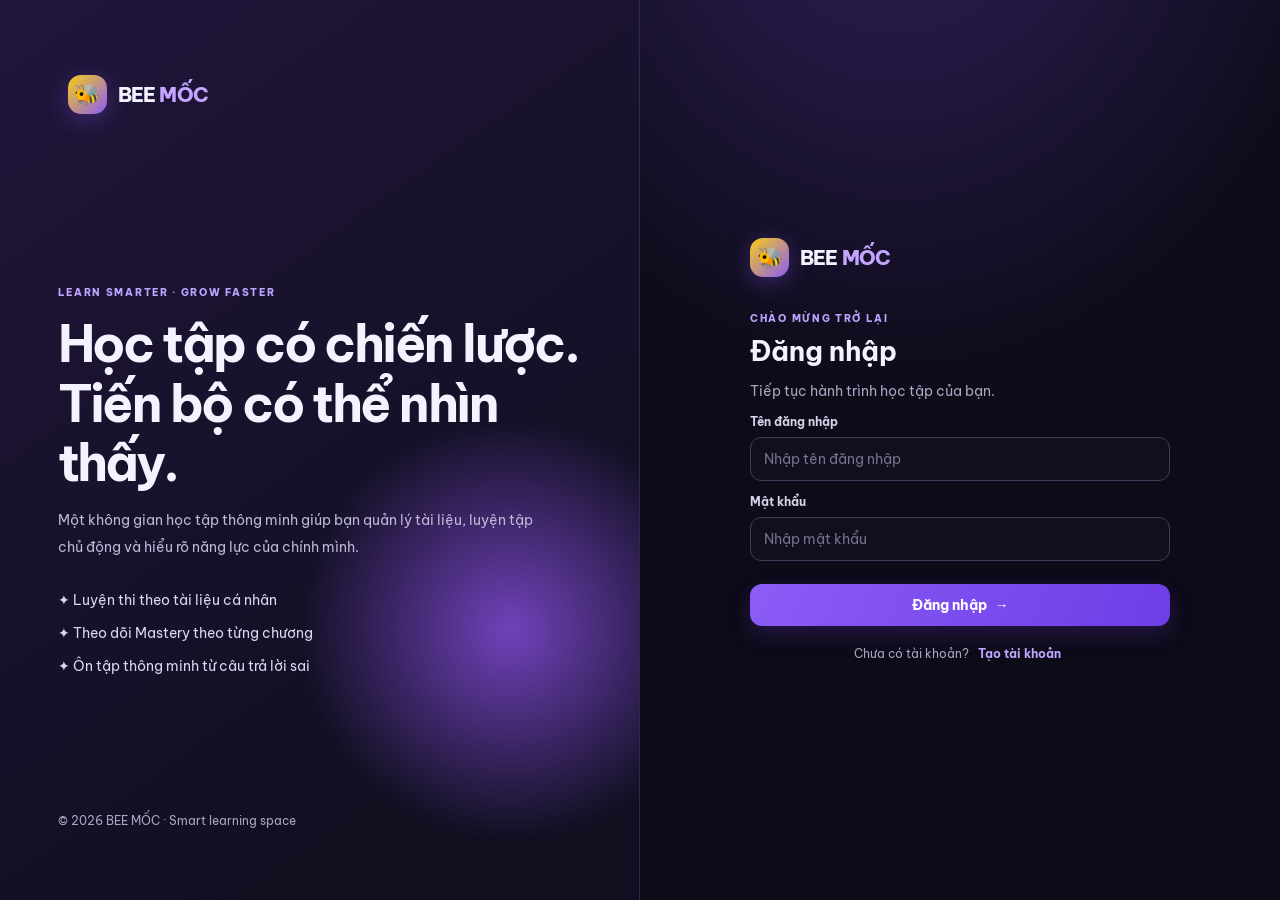
<file: index.html>
<!doctype html><html lang="vi"><head><meta charset="utf-8"><meta name="viewport" content="width=device-width,initial-scale=1"><title>BEE MỐC — Đăng nhập</title><link rel="stylesheet" href="assets/css/styles.css"></head><body><div class="auth-wrap"><section class="auth-art"><a class="brand" href="index.html"><span class="brand-mark">🐝</span><span>BEE <span style="color:#c3a5ff">MỐC</span></span></a><div><div class="eyebrow">LEARN SMARTER · GROW FASTER</div><h1>Học tập có chiến lược. Tiến bộ có thể nhìn thấy.</h1><p>Một không gian học tập thông minh giúp bạn quản lý tài liệu, luyện tập chủ động và hiểu rõ năng lực của chính mình.</p><div class="auth-points"><span>✦ Luyện thi theo tài liệu cá nhân</span><span>✦ Theo dõi Mastery theo từng chương</span><span>✦ Ôn tập thông minh từ câu trả lời sai</span></div></div><small class="muted">© 2026 BEE MỐC · Smart learning space</small></section><section class="auth-panel"><div style="width:min(100%,420px)"><form class="auth-form" id="login-form"><div class="brand"><span class="brand-mark">🐝</span><span>BEE <span style="color:#c3a5ff">MỐC</span></span></div><div class="eyebrow">CHÀO MỪNG TRỞ LẠI</div><h2>Đăng nhập</h2><p class="muted">Tiếp tục hành trình học tập của bạn.</p><div class="field"><label>Tên đăng nhập</label><input name="username" autocomplete="username" placeholder="Nhập tên đăng nhập" required></div><div class="field"><label>Mật khẩu</label><input name="password" type="password" autocomplete="current-password" placeholder="Nhập mật khẩu" required></div><button class="btn" style="width:100%;margin-top:10px" type="submit">Đăng nhập <span>→</span></button><div class="auth-switch">Chưa có tài khoản? <button type="button" id="show-register">Tạo tài khoản</button></div></form><form class="auth-form hidden" id="register-form"><div class="brand"><span class="brand-mark">🐝</span><span>BEE <span style="color:#c3a5ff">MỐC</span></span></div><div class="eyebrow">BẮT ĐẦU HÀNH TRÌNH</div><h2>Tạo tài khoản</h2><p class="muted">Tạo không gian học tập của riêng bạn.</p><div class="field"><label>Họ và tên</label><input name="full_name" required minlength="2" placeholder="Tên hiển thị"></div><div class="field"><label>Tên đăng nhập</label><input name="username" required minlength="3" placeholder="Không chứa khoảng trắng"></div><div class="field"><label>Email</label><input name="email" type="email" required placeholder="name@email.com"></div><div class="field"><label>Mật khẩu</label><input name="password" type="password" required minlength="12"><small>Tối thiểu 12 ký tự, gồm chữ hoa, chữ thường, số và ký tự đặc biệt.</small></div><div class="field"><label>Xác nhận mật khẩu</label><input name="password_confirmation" type="password" required minlength="12"></div><button class="btn" style="width:100%" type="submit">Tạo tài khoản →</button><div class="auth-switch">Đã có tài khoản? <button type="button" id="show-login">Đăng nhập</button></div></form></div></section></div><div class="toast-region"></div><script src="assets/js/common.js"></script><script src="assets/js/auth.js"></script></body></html>
</file>
<file: assets/css/styles.css>
@import url('https://fonts.googleapis.com/css2?family=Be+Vietnam+Pro:wght@400;500;600;700;800&display=swap');
:root{--bg:#0c0b18;--panel:#151426;--panel2:#1c1a31;--line:#2d2947;--text:#f5f2ff;--muted:#aaa5c2;--purple:#8b5cf6;--purple2:#6d3ee5;--green:#36d399;--red:#fb7185;--yellow:#facc15;--shadow:0 18px 50px #05040d66}
*{box-sizing:border-box}body{margin:0;background:radial-gradient(ellipse at 70% -20%,#33205c 0,transparent 38%),var(--bg);color:var(--text);font:14px 'Be Vietnam Pro',sans-serif;min-height:100vh}a{color:inherit;text-decoration:none}button,input,select{font:inherit}button{cursor:pointer}.hidden{display:none!important}.muted{color:var(--muted)}.small{font-size:12px}.eyebrow{font-size:10px;letter-spacing:.17em;font-weight:800;color:#bda2ff;text-transform:uppercase}.btn{border:0;border-radius:12px;padding:12px 18px;color:white;background:linear-gradient(110deg,var(--purple),var(--purple2));font-weight:700;box-shadow:0 8px 22px #7c3aed38;display:inline-flex;align-items:center;justify-content:center;gap:8px;transition:.2s}.btn:hover{transform:translateY(-2px);filter:brightness(1.1)}.btn:disabled{opacity:.5;cursor:not-allowed;transform:none}.btn.secondary{background:#292542;border:1px solid #40395f;box-shadow:none}.btn.ghost{background:transparent;border:1px solid var(--line);box-shadow:none}.btn.danger{background:#8f3049}.btn.sm{padding:8px 12px;font-size:12px;border-radius:9px}.icon-btn{border:1px solid var(--line);background:#211e36;color:#ddd5f9;width:40px;height:40px;border-radius:12px}.tag{display:inline-flex;align-items:center;padding:6px 10px;border-radius:99px;background:#292542;color:#d6cafa;font-size:11px;font-weight:700}.tag.green{background:#123d36;color:#69e6b8}.tag.orange{background:#49341b;color:#ffd08a}.tag.red{background:#4a2435;color:#ff9db2}.app{min-height:100vh}.sidebar{position:fixed;z-index:20;inset:0 auto 0 0;width:250px;padding:25px 17px 18px;background:#111020;border-right:1px solid var(--line);display:flex;flex-direction:column}.brand{display:flex;align-items:center;gap:11px;padding:3px 10px 34px;font-weight:800;font-size:20px;letter-spacing:-.04em}.brand-mark{display:grid;place-items:center;width:39px;height:39px;border-radius:13px;background:linear-gradient(135deg,#facc15,#8b5cf6);font-size:21px;box-shadow:0 5px 22px #8b5cf655}.brand-name span{color:#c3a5ff}.nav-label{font-size:10px;color:#77718f;font-weight:800;letter-spacing:.14em;text-transform:uppercase;padding:8px 12px 10px}.nav{display:grid;gap:6px;margin-bottom:24px}.nav a{display:flex;align-items:center;gap:12px;padding:12px;border-radius:11px;color:#b8b2ce;font-size:13px;font-weight:600;transition:.2s}.nav a:hover{background:#201d35;color:#fff}.nav a.active{background:linear-gradient(100deg,#7043c7,#4d3290);color:white;box-shadow:0 8px 20px #7043c733}.ico{width:22px;text-align:center;font-size:17px}.sidebar-bottom{margin-top:auto}.study-note{padding:15px;border:1px solid #393151;border-radius:14px;background:linear-gradient(140deg,#292044,#19172a);margin-bottom:15px}.study-note strong{display:block;margin-bottom:6px}.user-mini{display:flex;align-items:center;gap:10px;padding:13px 5px 0;border-top:1px solid var(--line)}.avatar{width:36px;height:36px;border-radius:50%;display:grid;place-items:center;background:linear-gradient(135deg,#a78bfa,#5b35a5);font-weight:800;flex-shrink:0}.user-mini .meta{min-width:0}.user-mini strong,.user-mini small{display:block;white-space:nowrap;overflow:hidden;text-overflow:ellipsis}.user-mini small{font-size:10px;color:var(--muted);margin-top:3px}.user-mini .icon-btn{margin-left:auto;width:34px;height:34px}.main{margin-left:250px;min-height:100vh}.topbar{height:76px;border-bottom:1px solid var(--line);display:flex;align-items:center;justify-content:space-between;padding:0 34px;background:#100f1dcc;backdrop-filter:blur(16px);position:sticky;top:0;z-index:10}.crumb{font-size:10px;color:#817a9c;margin-bottom:4px;letter-spacing:.08em}.topbar strong{font-size:14px}.top-actions{display:flex;align-items:center;gap:14px}.mobile-menu{display:none}.content{max-width:1500px;margin:auto;padding:30px 34px 55px}.page-head{display:flex;align-items:flex-end;justify-content:space-between;gap:20px;margin-bottom:25px}.page-head h1{font-size:29px;letter-spacing:-.04em;margin:7px 0}.page-head p{margin:0;color:var(--muted)}.grid{display:grid;gap:17px}.grid.two{grid-template-columns:repeat(2,minmax(0,1fr))}.grid.three{grid-template-columns:repeat(3,minmax(0,1fr))}.grid.four{grid-template-columns:repeat(4,minmax(0,1fr))}.card{background:linear-gradient(145deg,#1a192d,#141324);border:1px solid var(--line);border-radius:17px;padding:21px;box-shadow:var(--shadow)}.card h2{font-size:16px;margin:0 0 7px}.card h3{font-size:14px}.card p{color:var(--muted)}.stat-card{position:relative;overflow:hidden;min-height:132px}.stat-top{display:flex;justify-content:space-between;align-items:center;color:#c3bdd8;font-size:12px}.stat-icon{display:grid;place-items:center;width:35px;height:35px;border-radius:11px;background:#34245b;color:#c8adff;font-size:17px}.stat-value{font-size:29px;font-weight:800;letter-spacing:-.05em;margin:13px 0 3px}.stat-foot{font-size:10px;color:#89839f}.hero{position:relative;overflow:hidden;padding:30px 34px;border-radius:20px;background:radial-gradient(circle at 84% 45%,#7142c9 0,transparent 24%),linear-gradient(110deg,#382064,#211a40 62%,#17142b);border:1px solid #594184;min-height:220px;display:flex;align-items:center}.hero h1{font-size:28px;line-height:1.3;max-width:570px;margin:12px 0}.hero p{max-width:560px;color:#d0c7e5;line-height:1.7}.hero-art{position:absolute;right:7%;font-size:100px;opacity:.9;filter:drop-shadow(0 15px 30px #0008)}.section-head{display:flex;align-items:center;justify-content:space-between;margin:27px 0 13px}.section-head h2{font-size:17px;margin:0 0 5px}.section-head p{margin:0;color:var(--muted);font-size:12px}.field{display:grid;gap:8px;margin:13px 0}.field label{font-size:12px;font-weight:700;color:#d7d1e9}.field input,.field select,.field textarea{width:100%;border:1px solid #403b5b;background:#100f1d;color:var(--text);border-radius:11px;padding:12px 13px;outline:none}.field input:focus,.field select:focus,.field textarea:focus{border-color:#9b78f8;box-shadow:0 0 0 3px #8b5cf622}.field input::placeholder{color:#77718b}.field small{font-size:11px;color:var(--muted)}.form-grid{display:grid;grid-template-columns:repeat(2,minmax(0,1fr));gap:2px 15px}.between{display:flex;align-items:center;justify-content:space-between;gap:12px}.row{display:flex;align-items:center;gap:12px}.empty{padding:30px;text-align:center;color:var(--muted);border:1px dashed #393451;border-radius:14px}.doc-grid{display:grid;grid-template-columns:repeat(3,minmax(0,1fr));gap:15px}.doc-card{padding:18px;border-radius:15px;background:#1b192d;border:1px solid var(--line);min-width:0}.file-icon{width:43px;height:48px;border-radius:10px;background:#38204b;color:#e9b3ff;display:grid;place-items:center;font-size:20px;margin-bottom:15px}.doc-card h3{font-size:13px;line-height:1.5;min-height:40px;margin:0 0 8px;overflow-wrap:anywhere}.doc-meta{font-size:11px;color:var(--muted);line-height:1.9}.doc-actions{display:flex;gap:8px;margin-top:14px}.doc-actions>*{flex:1}.progress{height:8px;background:#302b45;border-radius:99px;overflow:hidden}.progress span{height:100%;display:block;border-radius:99px;background:linear-gradient(90deg,#8b5cf6,#c084fc)}.mastery-item{padding:15px 0;border-bottom:1px solid var(--line)}.mastery-item:last-child{border:0}.review-item{padding:13px 0;border-bottom:1px solid var(--line)}.review-item:last-child{border:0}.table-wrap{overflow:auto}.table{width:100%;border-collapse:collapse;font-size:12px}.table th,.table td{text-align:left;padding:13px 11px;border-bottom:1px solid var(--line);white-space:nowrap}.table th{color:#9992b0;font-size:10px;text-transform:uppercase;letter-spacing:.08em}.auth-wrap{min-height:100vh;display:grid;grid-template-columns:1fr 1fr}.auth-art{padding:8vh 9%;display:flex;flex-direction:column;justify-content:space-between;background:radial-gradient(circle at 80% 70%,#7042ba 0,transparent 26%),linear-gradient(145deg,#21153b,#100f20 80%);border-right:1px solid var(--line)}.auth-art h1{font-size:clamp(34px,4vw,55px);line-height:1.16;letter-spacing:-.05em;max-width:570px;margin:15px 0}.auth-art p{max-width:490px;color:#c0b7d8;line-height:1.9}.auth-points{display:grid;gap:15px;margin-top:30px;color:#ded6f2}.auth-points span{display:flex;gap:11px;align-items:center}.auth-panel{display:grid;place-items:center;padding:35px 24px}.auth-form{width:min(100%,420px)}.auth-form h2{font-size:27px;margin:9px 0}.auth-form .brand{padding:0 0 35px}.auth-switch{text-align:center;color:var(--muted);font-size:12px;margin-top:19px}.auth-switch button{background:none;border:0;color:#c2a5ff;font-weight:700}.toast-region{position:fixed;right:20px;top:20px;z-index:99;display:grid;gap:8px}.toast{background:#164c3d;border:1px solid #2d8c6c;color:#c8ffe8;padding:12px 16px;border-radius:11px;box-shadow:var(--shadow);max-width:360px}.toast.error{background:#54263b;border-color:#9f4164;color:#ffd5e1}.upload-zone{border:1px dashed #61518b;background:#19162a;border-radius:14px;padding:18px}.timer{font-size:24px;font-weight:800;color:#d5b8ff;font-variant-numeric:tabular-nums}.exam-layout{display:grid;grid-template-columns:minmax(0,1fr) 260px;gap:17px}.exam-question{padding:22px;border:1px solid var(--line);background:#19172b;border-radius:15px;margin-bottom:14px}.question-top{display:flex;justify-content:space-between;color:#bba3f5;font-size:11px;font-weight:800}.exam-question h3{font-size:17px;line-height:1.7;margin:17px 0}.option{display:flex;gap:12px;align-items:flex-start;padding:13px;border:1px solid #38334f;border-radius:11px;margin:9px 0;cursor:pointer;color:#d9d4e8}.option:hover,.option.selected{border-color:#956df0;background:#30224c}.option input{accent-color:#9a6df4;margin-top:4px}.question-nav{display:grid;grid-template-columns:repeat(5,1fr);gap:7px;margin:15px 0}.question-nav button{padding:10px 0;border-radius:8px;background:#242139;border:1px solid var(--line);color:#c8c1da}.question-nav button.done{background:#613bb0;border-color:#a17bf5;color:#fff}.ring{width:125px;height:125px;border-radius:50%;display:grid;place-items:center;background:conic-gradient(var(--green) var(--value),#322d47 0);position:relative;flex-shrink:0}.ring:before{content:'';position:absolute;inset:10px;background:#171628;border-radius:50%}.ring-inner{z-index:1;text-align:center}.ring-inner strong{font-size:24px;display:block}.ring-inner small{color:var(--muted);font-size:10px}.analytics-top{display:flex;gap:22px;align-items:center}.bar-row{display:grid;grid-template-columns:minmax(90px,1fr) 2fr 45px;gap:10px;align-items:center;margin:15px 0;font-size:11px}.profile-cover{height:100px;background:linear-gradient(100deg,#4c2d7e,#211a3e);border-radius:12px}.profile-head{display:flex;align-items:center;gap:14px;margin:-24px 0 20px 17px}.avatar.large{width:66px;height:66px;border:4px solid #1a182d;font-size:23px}.mobile-overlay{display:none}
@media(max-width:1100px){.grid.four{grid-template-columns:repeat(2,1fr)}.doc-grid{grid-template-columns:repeat(2,1fr)}}@media(max-width:760px){.sidebar{transform:translateX(-100%);transition:.25s}.sidebar.open{transform:translateX(0);box-shadow:20px 0 50px #0008}.main{margin-left:0}.mobile-menu{display:block}.topbar{padding:0 16px}.top-actions .tag{display:none}.content{padding:22px 16px 40px}.grid.two,.grid.three,.grid.four,.doc-grid,.form-grid{grid-template-columns:1fr}.page-head{align-items:flex-start;flex-direction:column}.hero{padding:25px;min-height:260px}.hero-art{right:5%;bottom:15px;font-size:70px;opacity:.35}.hero h1{font-size:25px}.auth-wrap{grid-template-columns:1fr}.auth-art{display:none}.auth-panel{min-height:100vh;padding:30px 22px}.exam-layout{grid-template-columns:1fr}.topbar{height:68px}.page-head h1{font-size:25px}}

/* Profile avatar uploader */
.profile-card{overflow:hidden}
.profile-cover{height:112px;background:radial-gradient(circle at 78% 18%,#9d75ff55,transparent 34%),linear-gradient(110deg,#55318b,#251b46 72%);border:1px solid #4c3675}
.profile-head{display:flex;align-items:center;gap:15px;margin:-27px 0 20px 16px;position:relative}
.profile-avatar-wrap{position:relative;flex:0 0 auto}
.avatar.large.profile-avatar{width:82px;height:82px;border:4px solid #171529;font-size:26px;overflow:hidden;box-shadow:0 8px 25px #08061188}
.profile-avatar img{width:100%;height:100%;display:block;object-fit:cover;border-radius:50%}
.avatar-edit{position:absolute;right:-2px;bottom:0;width:27px;height:27px;border:2px solid #171529;border-radius:50%;background:#9666f5;color:#fff;font-size:13px;font-weight:800;display:grid;place-items:center;box-shadow:0 3px 12px #0006}
.profile-identity{min-width:0;padding-top:17px}
.profile-identity h2{margin:0 0 4px;font-size:16px}
.profile-identity p{margin:0}
.avatar-file-input{position:absolute!important;width:1px!important;height:1px!important;opacity:0!important;pointer-events:none!important}
.avatar-upload-box{display:flex;align-items:center;gap:13px;padding:14px;border:1px dashed #51466f;border-radius:14px;background:linear-gradient(120deg,#211d37,#181629);cursor:pointer;transition:.2s;min-width:0}
.avatar-upload-box:hover,.avatar-upload-box.drag-over{border-color:#a78bfa;background:#28203f;box-shadow:0 0 0 3px #8b5cf622}
.avatar-upload-icon{width:39px;height:39px;flex:0 0 39px;border-radius:12px;background:#38275e;color:#cbb8ff;display:grid;place-items:center;font-size:23px;font-weight:600}
.avatar-upload-copy{display:grid;gap:3px;min-width:0;flex:1}
.avatar-upload-copy strong{font-size:12px;color:#f3efff}
.avatar-upload-copy span,.avatar-upload-copy small{font-size:10px;color:#aaa5c2;line-height:1.45}
.avatar-upload-box .btn{white-space:nowrap}
.avatar-file-meta{display:flex;align-items:center;justify-content:space-between;gap:10px;margin-top:8px;padding:0 3px;font-size:10px;color:#bdb5d4}
.avatar-file-meta span{overflow:hidden;text-overflow:ellipsis;white-space:nowrap}
.avatar-remove{border:0;background:transparent;color:#c4a5fd;font-size:10px;font-weight:700;white-space:nowrap}
.avatar-remove:hover{color:#fff;text-decoration:underline}
@media(max-width:760px){.avatar-upload-box{flex-wrap:wrap}.avatar-upload-box .btn{margin-left:52px}.profile-head{margin-left:8px}}

/* Shared account avatars: sidebar + topbar */
.js-user-avatar{overflow:hidden;position:relative}
.js-user-avatar img{display:block;width:100%;height:100%;object-fit:cover;border-radius:50%}
</file>
